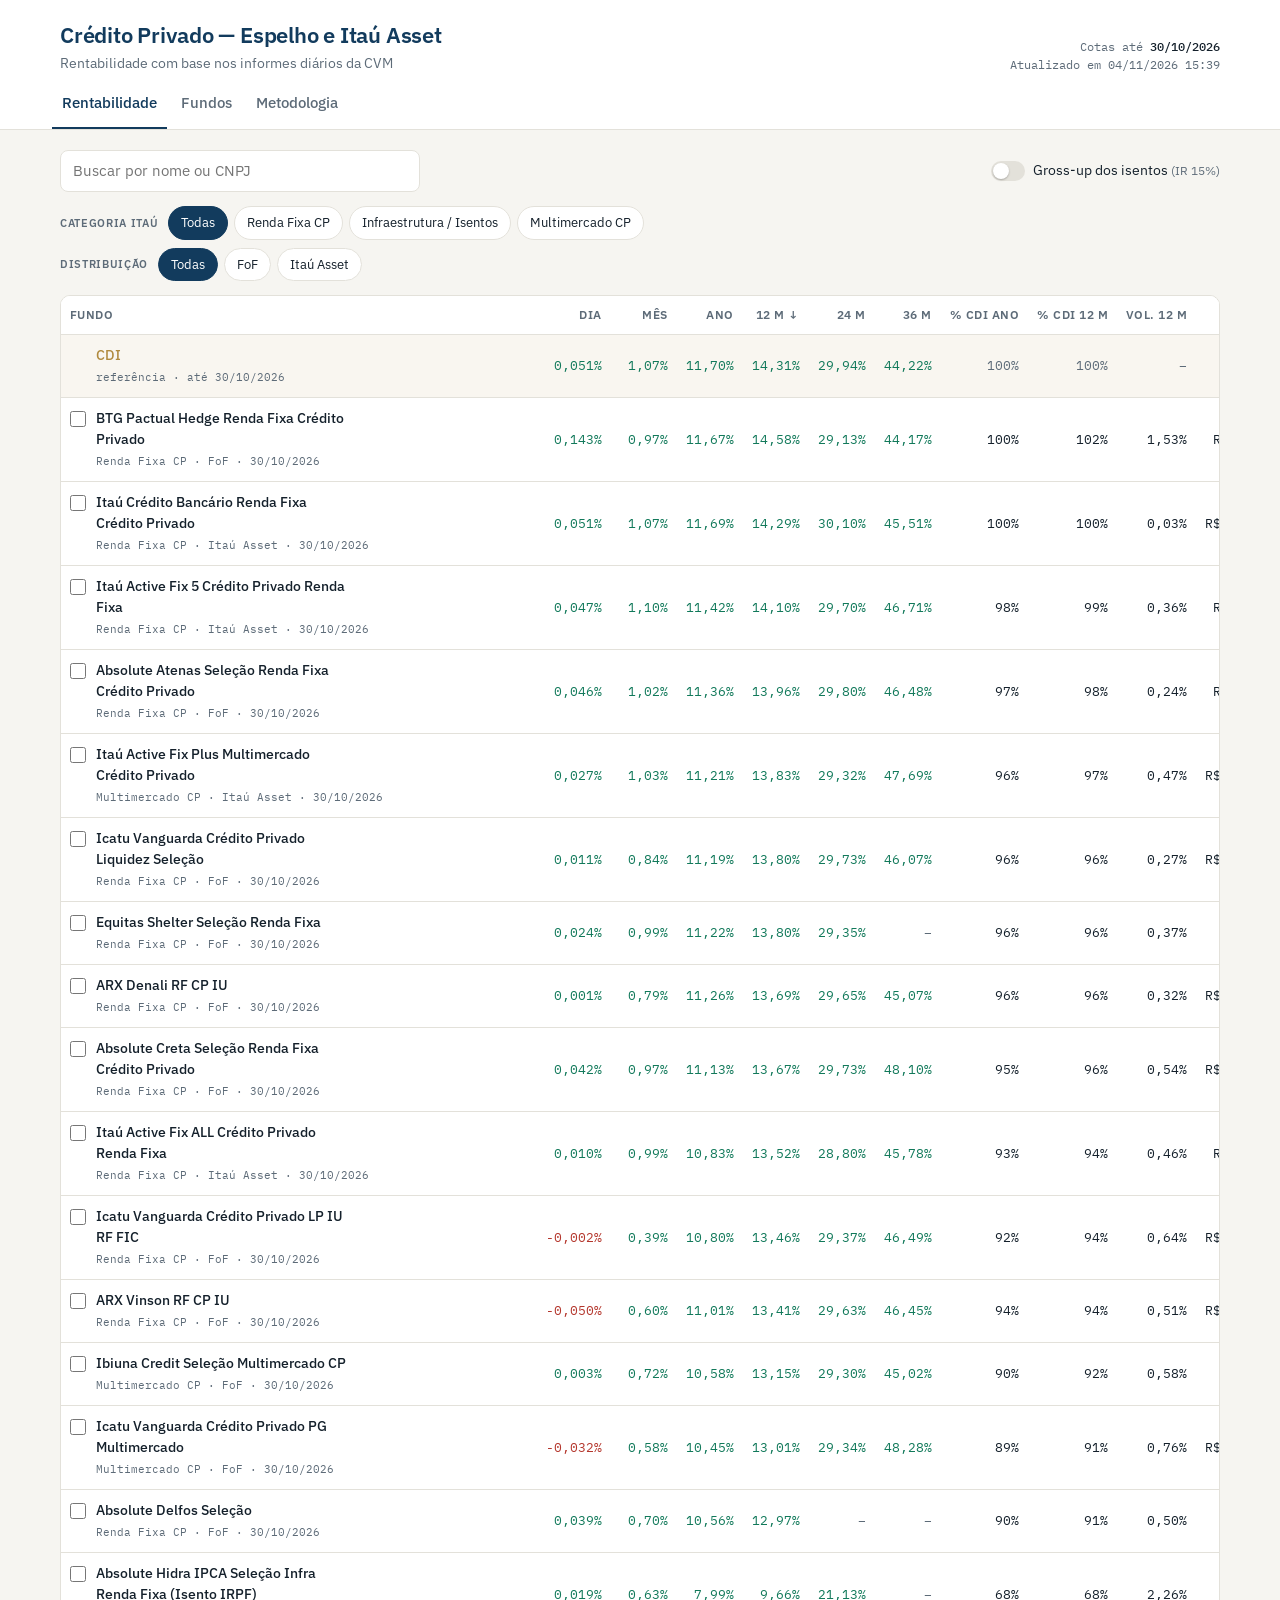
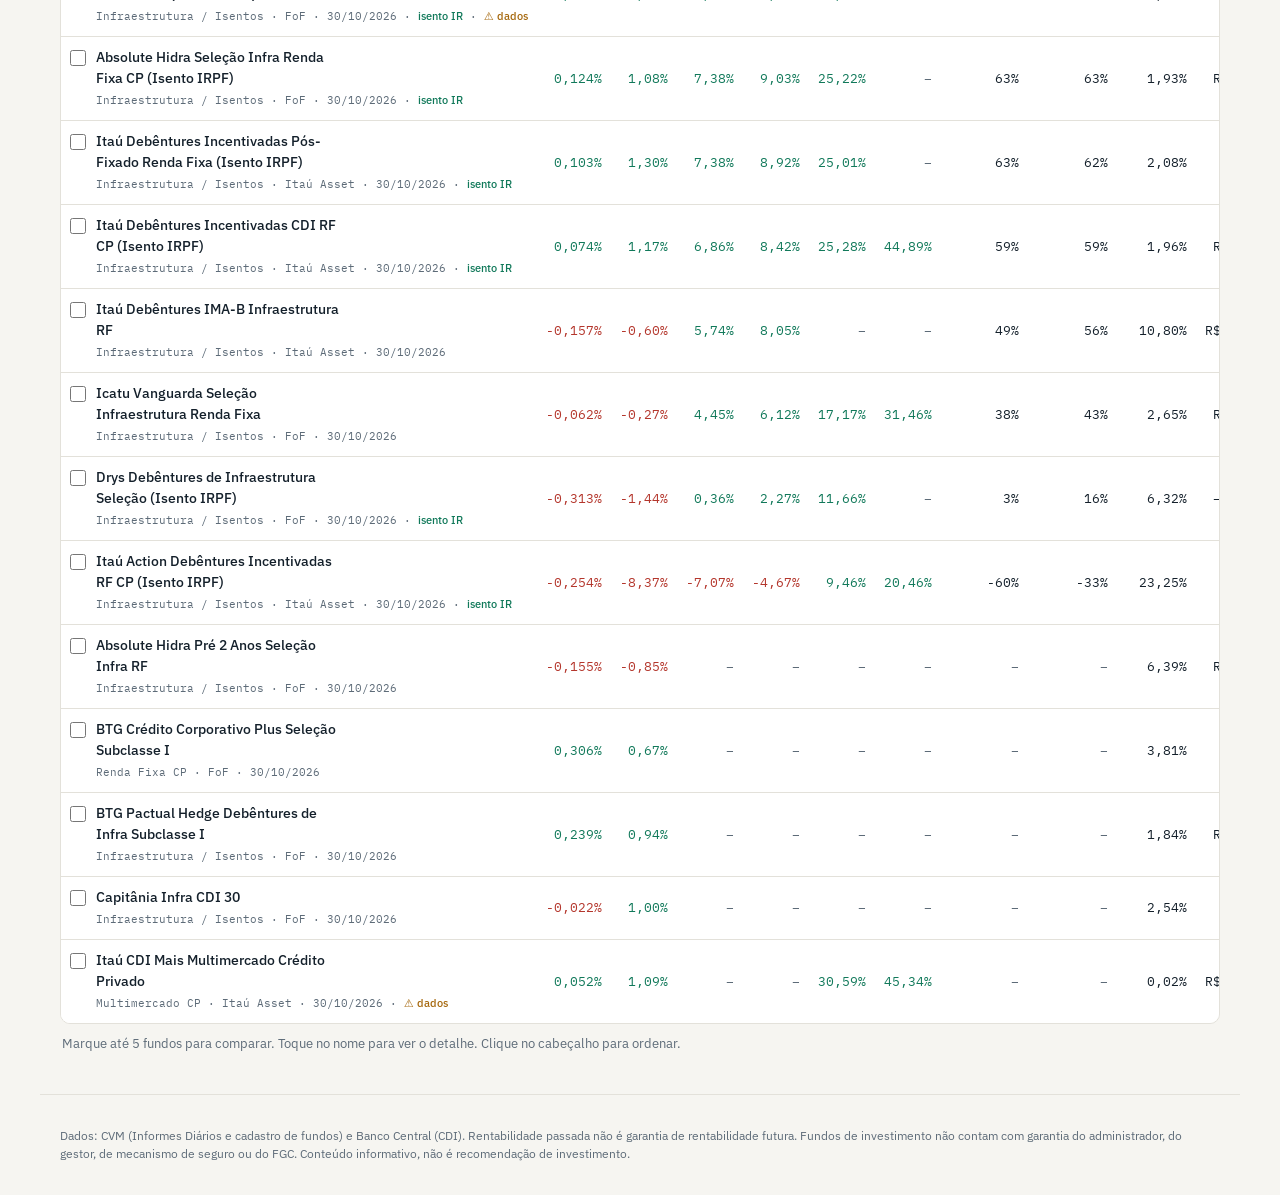
<file: docs/index.html>
<!doctype html>
<html lang="pt-BR">
<head>
  <meta charset="utf-8">
  <meta name="viewport" content="width=device-width, initial-scale=1">
  <title>Painel de Fundos</title>
  <meta name="description" content="Rentabilidade de fundos de investimento com base nos informes diários da CVM.">
  <link rel="preconnect" href="https://fonts.googleapis.com">
  <link rel="preconnect" href="https://fonts.gstatic.com" crossorigin>
  <link href="https://fonts.googleapis.com/css2?family=IBM+Plex+Sans:wght@400;500;600&family=IBM+Plex+Mono:wght@400;500&display=swap" rel="stylesheet">
  <link rel="stylesheet" href="style.css">
  <link rel="icon" href="data:image/svg+xml,%3Csvg xmlns='http://www.w3.org/2000/svg' viewBox='0 0 32 32'%3E%3Crect width='32' height='32' rx='7' fill='%23123b5d'/%3E%3Cpath d='M7 22l6-7 5 4 7-9' stroke='%23fff' stroke-width='3' fill='none' stroke-linecap='round' stroke-linejoin='round'/%3E%3C/svg%3E">
</head>
<body>
  <header class="topo">
    <div class="topo-int">
      <div>
        <h1 id="titulo">Painel de Fundos</h1>
        <p id="subtitulo" class="sub"></p>
      </div>
      <div class="carimbo" id="carimbo">Carregando…</div>
    </div>
    <nav class="abas" role="tablist">
      <button role="tab" class="aba ativa" data-aba="rent">Rentabilidade</button>
      <button role="tab" class="aba" data-aba="fundos">Fundos</button>
      <button role="tab" class="aba" data-aba="metodo">Metodologia</button>
    </nav>
  </header>

  <main>
    <!-- ===================== RENTABILIDADE ===================== -->
    <section id="aba-rent" class="painel ativo">
      <div class="filtros">
        <input id="busca" type="search" placeholder="Buscar por nome ou CNPJ" autocomplete="off">
        <label class="chave-gu" title="Mostra o retorno equivalente bruto dos fundos isentos de IR">
          <input type="checkbox" id="gu"><span class="trilho"></span>
          <span>Gross-up dos isentos <small id="gu-aliq"></small></span>
        </label>
      </div>
      <div class="filtros-chips">
        <div class="grupo-chips"><span class="rotulo-chips">Categoria Itaú</span><div id="categorias" class="chips"></div></div>
        <div class="grupo-chips" id="grupo-cvm" hidden><span class="rotulo-chips">Classe CVM</span><div id="classes-cvm" class="chips"></div></div>
        <div class="grupo-chips" id="grupo-dist"><span class="rotulo-chips">Distribuição</span><div id="distribuicoes" class="chips"></div></div>
        <div class="grupo-chips" id="grupo-sit" hidden><span class="rotulo-chips">Situação</span><div id="situacoes" class="chips"></div></div>
      </div>

      <div class="tabela-wrap">
        <table class="tabela" id="tabela">
          <thead>
            <tr>
              <th data-col="nome" class="txt fixa">Fundo</th>
              <th data-col="dia">Dia</th>
              <th data-col="mes">Mês</th>
              <th data-col="ano">Ano</th>
              <th data-col="m12">12 m</th>
              <th data-col="m24">24 m</th>
              <th data-col="m36">36 m</th>
              <th data-col="pctano" title="% do CDI no ano (YTD)">% CDI Ano</th>
              <th data-col="pct12">% CDI 12 m</th>
              <th data-col="vol12">Vol. 12 m</th>
              <th data-col="pl">PL</th>
            </tr>
          </thead>
          <tbody id="corpo"></tbody>
        </table>
      </div>
      <p class="nota" id="nota-tabela">Marque até 5 fundos para comparar. Toque no nome para ver o detalhe. Clique no cabeçalho para ordenar.</p>
    </section>

    <!-- ===================== FUNDOS (gestão) ===================== -->
    <section id="aba-fundos" class="painel">
      <div class="tabela-wrap">
        <table class="tabela simples">
          <thead><tr><th class="txt">Fundo</th><th class="txt">CNPJ</th><th class="txt">Categoria Itaú</th><th class="txt">Classe CVM</th><th class="txt">Distribuição</th><th class="txt">IR</th><th class="txt">Situação</th><th>Última cota</th><th>Histórico desde</th></tr></thead>
          <tbody id="corpo-fundos"></tbody>
        </table>
      </div>
    </section>

    <!-- ===================== METODOLOGIA ===================== -->
    <section id="aba-metodo" class="painel">
      <div class="cartao texto">
        <h2>Fonte dos dados</h2>
        <p>As cotas, o patrimônio líquido, as captações e o número de cotistas vêm dos <strong>Informes Diários</strong> publicados pela CVM no Portal de Dados Abertos (dados.cvm.gov.br). Gestor, administrador e classificação vêm do <strong>cadastro de fundos da CVM</strong>. O CDI vem do Banco Central (SGS, série 12). O painel é atualizado automaticamente duas vezes por dia; como os administradores enviam o informe à CVM com defasagem, a data da última cota costuma ser de 1 a 2 dias úteis atrás.</p>
        <h2>Como calculamos</h2>
        <ul>
          <li><strong>Dia:</strong> variação da cota em relação à cota anterior divulgada.</li>
          <li><strong>Mês / Ano:</strong> variação desde a última cota do mês / ano anterior.</li>
          <li><strong>12, 24, 36 meses:</strong> variação desde a cota da data equivalente.</li>
          <li><strong>% CDI:</strong> retorno do fundo dividido pelo CDI acumulado no mesmo intervalo de datas.</li>
          <li><strong>Volatilidade:</strong> desvio-padrão dos retornos diários dos últimos 12 meses, anualizado (√252).</li>
          <li><strong>Maior queda (drawdown):</strong> maior perda da cota a partir de um pico anterior.</li>
          <li><strong>Consistência:</strong> em quantos dos últimos 24 meses fechados o fundo rendeu pelo menos o CDI.</li>
        </ul>
        <p>Os retornos são líquidos de taxas de administração e performance (já descontadas na cota) e brutos de impostos.</p>
        <h2>Gross-up dos fundos isentos</h2>
        <p>Fundos de debêntures incentivadas (Lei 12.431) são isentos de IR para pessoa física, enquanto os demais pagam IR no resgate. Para comparar os dois na mesma base, a opção <em>Gross-up dos isentos</em> mostra o retorno bruto que um fundo tributado precisaria entregar para chegar ao mesmo resultado líquido: <strong>retorno ÷ (1 − alíquota)</strong>. Usamos a alíquota de <span class="aliq-txt">15%</span> (prazo acima de 2 anos). Valores com gross-up aparecem marcados com <span class="tag-gu">GU</span>.</p>
        <h2>Qualidade dos dados</h2>
        <p>O robô verifica os dados todos os dias. Se faltam cotas de um fundo na CVM por mais de 10 dias, os períodos que dependem dessas datas aparecem como “–”, em vez de um número calculado sobre uma base errada. Variações diárias muito fora do padrão do próprio fundo são sinalizadas: quando vários fundos da lista se movem juntos no mesmo dia, o caso é tratado como movimento de mercado; quando só um fundo se move, aparece um alerta para conferência. Os dados nunca são alterados: o painel mostra exatamente o que está na CVM.</p>
        <h2>Aviso importante</h2>
        <p class="aviso-legal">Rentabilidade obtida no passado não representa garantia de rentabilidade futura. Fundos de investimento não contam com garantia do administrador, do gestor, de qualquer mecanismo de seguro ou do Fundo Garantidor de Créditos (FGC). Leia a lâmina de informações essenciais e o regulamento antes de investir. Para avaliar a performance de um fundo, é recomendável uma análise de, no mínimo, 12 meses. Este painel tem caráter informativo e não constitui recomendação de investimento.</p>
      </div>
    </section>
  </main>

  <!-- barra de comparação -->
  <div class="barra-comp" id="barra-comp" hidden>
    <span id="barra-txt"></span>
    <button class="botao" id="limpar-comp">Limpar</button>
    <button class="botao primario" id="abrir-comp">Comparar</button>
  </div>

  <!-- painel lateral (detalhe ou comparação) -->
  <div class="veu" id="veu" hidden></div>
  <aside class="detalhe" id="detalhe" hidden aria-modal="true" role="dialog">
    <div class="det-topo">
      <div id="det-cab"></div>
      <div class="det-botoes">
        <button class="mini" id="copiar" title="Copiar link">Copiar link</button>
        <button class="fechar" id="fechar" aria-label="Fechar">×</button>
      </div>
    </div>
    <div id="det-corpo"></div>
    <p class="aviso-legal pequeno">Rentabilidade passada não é garantia de rentabilidade futura. Fundos não contam com garantia do FGC.</p>
  </aside>

  <footer class="rodape">
    <p>Dados: CVM (Informes Diários e cadastro de fundos) e Banco Central (CDI). Rentabilidade passada não é garantia de rentabilidade futura. Fundos de investimento não contam com garantia do administrador, do gestor, de mecanismo de seguro ou do FGC. Conteúdo informativo, não é recomendação de investimento.</p>
  </footer>

  <script src="app.js"></script>
</body>
</html>
</file>
<file: docs/style.css>
:root {
  --fundo: #f6f5f1;
  --papel: #ffffff;
  --tinta: #14202b;
  --suave: #5d6b78;
  --linha: #e3e1da;
  --marca: #123b5d;
  --marca-2: #2b6a9b;
  --cdi: #b08a3e;
  --pos: #11795a;
  --neg: #b4362c;
  --alerta: #a5670b;
  --hover: #f0eee8;
  --s1: #2563a8; --s2: #d0582a; --s3: #1d8a5a; --s4: #8a4fc4; --s5: #c2185b;
  --raio: 10px;
  --mono: "IBM Plex Mono", ui-monospace, SFMono-Regular, Menlo, monospace;
  --sans: "IBM Plex Sans", system-ui, -apple-system, "Segoe UI", sans-serif;
}
@media (prefers-color-scheme: dark) {
  :root {
    --fundo: #0e1419; --papel: #151d24; --tinta: #e6ebef; --suave: #93a1ad;
    --linha: #26323c; --marca: #8cc3ee; --marca-2: #8cc3ee; --cdi: #d9b36a;
    --pos: #4cc79b; --neg: #f07a6e; --alerta: #e2a54a; --hover: #1b252e;
    --s1: #7fb6ea; --s2: #f08a5d; --s3: #5fcf9a; --s4: #b994ec; --s5: #f06d9e;
  }
}
* { box-sizing: border-box; }
html, body { margin: 0; }
body {
  background: var(--fundo); color: var(--tinta); font-family: var(--sans);
  font-size: 15px; line-height: 1.5; -webkit-font-smoothing: antialiased;
}
code { font-family: var(--mono); font-size: .9em; background: var(--hover); padding: 1px 5px; border-radius: 4px; }

/* topo */
.topo { background: var(--papel); border-bottom: 1px solid var(--linha); position: sticky; top: 0; z-index: 5; }
.topo-int { max-width: 1200px; margin: 0 auto; padding: 18px 20px 8px; display: flex; justify-content: space-between; gap: 16px; align-items: flex-end; flex-wrap: wrap; }
h1 { margin: 0; font-size: 22px; font-weight: 600; letter-spacing: -.01em; color: var(--marca); }
.sub { margin: 2px 0 0; color: var(--suave); font-size: 14px; }
.carimbo { font-family: var(--mono); font-size: 12px; color: var(--suave); text-align: right; }
.carimbo strong { color: var(--tinta); font-weight: 500; }
.abas { max-width: 1200px; margin: 0 auto; padding: 0 12px; display: flex; gap: 4px; overflow-x: auto; }
.aba { background: none; border: 0; padding: 10px 10px 12px; font: inherit; font-weight: 500; color: var(--suave); cursor: pointer; border-bottom: 2px solid transparent; white-space: nowrap; }
.aba:hover { color: var(--tinta); }
.aba.ativa { color: var(--marca); border-bottom-color: var(--marca); }

main { max-width: 1200px; margin: 0 auto; padding: 20px; }
.painel { display: none; }
.painel.ativo { display: block; }

/* filtros */
.filtros { display: flex; gap: 12px; flex-wrap: wrap; align-items: center; margin-bottom: 14px; }
#busca { flex: 1 1 240px; max-width: 360px; padding: 9px 12px; border: 1px solid var(--linha); border-radius: 8px; background: var(--papel); color: var(--tinta); font: inherit; }
#busca:focus { outline: 2px solid var(--marca-2); outline-offset: -1px; }
.chips { display: flex; gap: 6px; flex-wrap: wrap; }
.chip { border: 1px solid var(--linha); background: var(--papel); color: var(--tinta); padding: 6px 12px; border-radius: 99px; font: inherit; font-size: 13px; cursor: pointer; }
.chip.ativo { background: var(--marca); border-color: var(--marca); color: var(--papel); }

/* tabelas */
.tabela-wrap { overflow-x: auto; background: var(--papel); border: 1px solid var(--linha); border-radius: var(--raio); }
.tabela { width: 100%; border-collapse: collapse; font-size: 14px; }
.tabela th, .tabela td { padding: 10px 12px; text-align: right; white-space: nowrap; border-bottom: 1px solid var(--linha); }
.tabela th { font-size: 12px; font-weight: 600; color: var(--suave); text-transform: uppercase; letter-spacing: .04em; cursor: pointer; user-select: none; background: var(--papel); position: sticky; top: 0; }
.tabela.simples th { cursor: default; }
.tabela th.ordem::after { content: " ↓"; }
.tabela th.ordem.asc::after { content: " ↑"; }
.tabela .txt { text-align: left; }
.tabela td { font-family: var(--mono); font-size: 13px; font-variant-numeric: tabular-nums; }
.tabela td.txt { font-family: var(--sans); font-size: 14px; }
.tabela tbody tr { cursor: pointer; }
.tabela.simples tbody tr { cursor: default; }
.tabela tbody tr:hover { background: var(--hover); }
.tabela tbody tr:last-child td { border-bottom: 0; }
.fixa { position: sticky; left: 0; background: var(--papel); z-index: 1; }
tr:hover .fixa { background: var(--hover); }
.nome-fundo { font-weight: 500; white-space: normal; min-width: 200px; max-width: 320px; display: block; }
.meta-fundo { font-family: var(--mono); font-size: 11px; color: var(--suave); }
tr.ref td { background: color-mix(in srgb, var(--cdi) 8%, var(--papel)); cursor: default; }
tr.ref .nome-fundo { color: var(--cdi); }
.pos { color: var(--pos); }
.neg { color: var(--neg); }
.nd { color: var(--suave); }
.nota { color: var(--suave); font-size: 13px; margin: 10px 2px; }

/* cartões */
.cartao { background: var(--papel); border: 1px solid var(--linha); border-radius: var(--raio); padding: 20px; margin-bottom: 16px; }
.cartao h2 { margin: 0 0 6px; font-size: 17px; }
.cartao p { margin: 0 0 10px; color: var(--suave); }
.gestao { display: flex; justify-content: space-between; gap: 20px; flex-wrap: wrap; align-items: center; }
.gestao > div:first-child { flex: 1 1 380px; }
.acoes { display: flex; gap: 8px; flex-wrap: wrap; }
.botao { display: inline-block; padding: 9px 14px; border-radius: 8px; font-weight: 500; text-decoration: none; font-size: 14px; border: 1px solid var(--marca); color: var(--marca); background: var(--papel); }
.botao.primario { background: var(--marca); color: var(--papel); }
.botao[aria-disabled="true"] { opacity: .45; pointer-events: none; }
.texto h2 { margin-top: 18px; }
.texto h2:first-child { margin-top: 0; }
.texto ul { color: var(--suave); padding-left: 20px; }
.texto li { margin-bottom: 4px; }
.aviso-legal { font-size: 13px; color: var(--suave); border-left: 3px solid var(--cdi); padding-left: 12px; }
.aviso-legal.pequeno { font-size: 12px; margin-top: 18px; }
.selo { display: inline-block; padding: 2px 8px; border-radius: 99px; font-size: 12px; font-weight: 500; font-family: var(--sans); }
.selo.ok { background: color-mix(in srgb, var(--pos) 14%, transparent); color: var(--pos); }
.selo.defasado { background: color-mix(in srgb, var(--alerta) 16%, transparent); color: var(--alerta); }
.selo.nao_encontrado { background: color-mix(in srgb, var(--neg) 14%, transparent); color: var(--neg); }
.selo.inativo { background: var(--hover); color: var(--suave); }
.alerta { background: color-mix(in srgb, var(--alerta) 10%, var(--papel)); border: 1px solid color-mix(in srgb, var(--alerta) 35%, transparent); border-radius: var(--raio); padding: 12px 16px; margin-bottom: 16px; font-size: 14px; }
.alerta ul { margin: 6px 0 0; padding-left: 18px; }

/* detalhe */
.veu { position: fixed; inset: 0; background: rgba(10, 18, 26, .45); z-index: 9; }
.detalhe { position: fixed; top: 0; right: 0; bottom: 0; width: min(860px, 100%); background: var(--fundo); z-index: 10; overflow-y: auto; padding: 22px 24px 40px; box-shadow: -12px 0 40px rgba(0,0,0,.18); }
.det-topo { display: flex; justify-content: space-between; gap: 12px; align-items: flex-start; }
.det-topo h2 { margin: 2px 0; font-size: 21px; line-height: 1.25; }
.det-cat { font-size: 12px; text-transform: uppercase; letter-spacing: .06em; color: var(--marca-2); font-weight: 600; }
.det-cnpj { font-family: var(--mono); font-size: 12px; color: var(--suave); }
.fechar { background: var(--papel); border: 1px solid var(--linha); color: var(--tinta); width: 36px; height: 36px; border-radius: 50%; font-size: 22px; line-height: 1; cursor: pointer; flex: none; }
.kpis { display: grid; grid-template-columns: repeat(auto-fit, minmax(112px, 1fr)); gap: 10px; margin: 18px 0; }
.kpi { background: var(--papel); border: 1px solid var(--linha); border-radius: var(--raio); padding: 10px 12px; }
.kpi .r { font-size: 11px; text-transform: uppercase; letter-spacing: .05em; color: var(--suave); }
.kpi .v { font-family: var(--mono); font-size: 18px; font-weight: 500; margin-top: 2px; }
.kpi .s { font-family: var(--mono); font-size: 11px; color: var(--suave); }
.grafico-cab { display: flex; justify-content: space-between; align-items: center; flex-wrap: wrap; gap: 8px; margin-bottom: 8px; }
.legenda { font-size: 13px; color: var(--suave); display: flex; align-items: center; gap: 6px; }
.lg { display: inline-block; width: 14px; height: 3px; border-radius: 2px; margin-left: 8px; }
.lg:first-child { margin-left: 0; }
.lg.tracejado { background: repeating-linear-gradient(90deg, var(--cdi) 0 5px, transparent 5px 8px); }
.periodos { display: flex; gap: 4px; }
.periodos button { border: 1px solid var(--linha); background: var(--papel); color: var(--tinta); font: inherit; font-size: 12px; padding: 4px 9px; border-radius: 6px; cursor: pointer; }
.periodos button.ativo { background: var(--marca); color: var(--papel); border-color: var(--marca); }
.periodos button:disabled { opacity: .35; cursor: default; }
.grafico { background: var(--papel); border: 1px solid var(--linha); border-radius: var(--raio); padding: 8px; position: relative; }
.grafico svg { display: block; width: 100%; height: auto; }
.grafico .eixo { font-family: var(--mono); font-size: 10px; fill: var(--suave); }
.grafico .grade { stroke: var(--linha); stroke-width: 1; }
.grafico .zero { stroke: var(--suave); stroke-width: 1; stroke-dasharray: 3 3; opacity: .6; }
.dica { position: absolute; pointer-events: none; background: var(--tinta); color: var(--papel); font-family: var(--mono); font-size: 11px; padding: 6px 8px; border-radius: 6px; white-space: nowrap; transform: translate(-50%, -110%); }
.detalhe h3 { margin: 26px 0 0; font-size: 16px; }
.mensal { border-collapse: collapse; width: 100%; font-family: var(--mono); font-size: 12px; font-variant-numeric: tabular-nums; }
.mensal th, .mensal td { padding: 6px 7px; text-align: right; border-bottom: 1px solid var(--linha); white-space: nowrap; }
.mensal th { font-family: var(--sans); font-size: 11px; color: var(--suave); font-weight: 600; text-transform: uppercase; }
.mensal td:first-child, .mensal th:first-child { text-align: left; font-weight: 600; position: sticky; left: 0; background: var(--papel); }
.mensal td.tot { font-weight: 600; border-left: 1px solid var(--linha); }
.mensal .p { display: block; font-size: 10px; color: var(--suave); }

.rodape { max-width: 1200px; margin: 10px auto 0; padding: 20px; font-size: 12px; color: var(--suave); border-top: 1px solid var(--linha); }
.vazio { padding: 30px; text-align: center; color: var(--suave); font-family: var(--sans); }

@media (max-width: 640px) {
  .topo-int { padding: 14px 16px 6px; }
  .carimbo { text-align: left; }
  main { padding: 14px 16px; }
  h1 { font-size: 19px; }
  .detalhe { padding: 16px 16px 40px; }
  .nome-fundo { min-width: 150px; max-width: 180px; }
  .tabela th, .tabela td { padding: 9px 9px; }
}

/* ---------- v2 ---------- */
.mono { font-family: var(--mono); font-size: 12px; }
.filtros { justify-content: space-between; }
.filtros-chips { display: flex; flex-direction: column; gap: 8px; margin-bottom: 14px; }
.grupo-chips { display: flex; align-items: center; gap: 10px; flex-wrap: wrap; }
.grupo-chips[hidden] { display: none; }
.rotulo-chips { font-size: 11px; text-transform: uppercase; letter-spacing: .06em; color: var(--suave); font-weight: 600; min-width: 86px; }
.chave-gu { display: inline-flex; align-items: center; gap: 8px; font-size: 14px; cursor: pointer; user-select: none; }
.chave-gu[hidden] { display: none; }
.chave-gu input { position: absolute; opacity: 0; width: 1px; height: 1px; }
.chave-gu .trilho { width: 34px; height: 20px; border-radius: 99px; background: var(--linha); position: relative; transition: background .15s; flex: none; }
.chave-gu .trilho::after { content: ""; position: absolute; top: 2px; left: 2px; width: 16px; height: 16px; border-radius: 50%; background: var(--papel); box-shadow: 0 1px 2px rgba(0,0,0,.25); transition: transform .15s; }
.chave-gu input:checked + .trilho { background: var(--marca); }
.chave-gu input:checked + .trilho::after { transform: translateX(14px); }
.chave-gu input:focus-visible + .trilho { outline: 2px solid var(--marca-2); outline-offset: 2px; }
.chave-gu small { color: var(--suave); }

.cel-fundo { display: flex; align-items: flex-start; gap: 10px; }
.ck { margin: 3px 0 0; width: 16px; height: 16px; accent-color: var(--marca); cursor: pointer; flex: none; }
.ck-vazio { width: 16px; flex: none; }
.nome-fundo.link { background: none; border: 0; padding: 0; font: inherit; font-weight: 500; color: var(--tinta); text-align: left; cursor: pointer; }
.nome-fundo.link:hover { color: var(--marca-2); text-decoration: underline; }
tr.sel td, tr.sel .fixa { background: color-mix(in srgb, var(--marca-2) 7%, var(--papel)); }
.tag-isento { color: var(--pos); font-weight: 500; font-family: var(--sans); }
.tag-alerta { color: var(--alerta); font-weight: 500; font-family: var(--sans); }
.tag-gu { font-family: var(--sans); font-size: 9px; font-weight: 600; letter-spacing: .04em; color: var(--marca-2); border: 1px solid currentColor; border-radius: 3px; padding: 0 3px; vertical-align: 1px; }
td.gu { font-style: italic; }
td.gu::after { content: "GU"; font-family: var(--sans); font-style: normal; font-size: 8px; font-weight: 600; color: var(--marca-2); margin-left: 2px; vertical-align: 5px; }
.selo.sem_dados_recentes { background: color-mix(in srgb, var(--neg) 14%, transparent); color: var(--neg); }

.barra-comp { position: fixed; left: 50%; bottom: 18px; transform: translateX(-50%); z-index: 8; background: var(--tinta); color: var(--papel); border-radius: 12px; padding: 10px 10px 10px 18px; display: flex; align-items: center; gap: 10px; box-shadow: 0 10px 30px rgba(0,0,0,.25); font-size: 14px; max-width: calc(100% - 32px); }
.barra-comp[hidden] { display: none; }
.barra-comp .botao { padding: 7px 12px; border-color: color-mix(in srgb, var(--papel) 40%, transparent); color: var(--papel); background: transparent; cursor: pointer; font: inherit; font-weight: 500; }
.barra-comp .botao.primario { background: var(--papel); color: var(--tinta); border-color: var(--papel); }
.barra-comp .botao:disabled { opacity: .4; cursor: default; }
.toast { position: fixed; left: 50%; top: 18px; transform: translate(-50%, -80px); background: var(--tinta); color: var(--papel); padding: 9px 16px; border-radius: 8px; font-size: 14px; z-index: 20; transition: transform .2s; }
.toast.on { transform: translate(-50%, 0); }

.det-botoes { display: flex; gap: 8px; align-items: center; flex: none; }
.mini { background: var(--papel); border: 1px solid var(--linha); color: var(--tinta); border-radius: 8px; padding: 7px 10px; font: inherit; font-size: 13px; cursor: pointer; }
.alertas-fundo { margin-top: 14px; display: grid; gap: 6px; }
.al { font-size: 13px; padding: 8px 12px; border-radius: 8px; border: 1px solid var(--linha); background: var(--papel); }
.al.atencao, .al.erro { border-color: color-mix(in srgb, var(--alerta) 40%, transparent); background: color-mix(in srgb, var(--alerta) 8%, var(--papel)); }
.al.info { color: var(--suave); }
.grafico.baixo { margin-top: 8px; }
.grafico + h3, .grafico + .nota + .tabela-wrap { margin-top: 20px; }
.dica { transform: translate(-50%, -100%); line-height: 1.5; white-space: nowrap; }
.legenda.multi { flex-wrap: wrap; row-gap: 4px; }
.grafico-cab.direita { justify-content: flex-end; }
.cadastro { display: grid; grid-template-columns: repeat(auto-fit, minmax(220px, 1fr)); gap: 0; margin: 10px 0 0; background: var(--papel); border: 1px solid var(--linha); border-radius: var(--raio); overflow: hidden; }
.cadastro div { padding: 10px 14px; border-bottom: 1px solid var(--linha); }
.cadastro dt { font-size: 11px; text-transform: uppercase; letter-spacing: .05em; color: var(--suave); }
.cadastro dd { margin: 2px 0 0; font-size: 14px; }

.comp-tab { width: 100%; border-collapse: collapse; font-size: 13px; }
.comp-tab th, .comp-tab td { padding: 8px 10px; border-bottom: 1px solid var(--linha); text-align: right; vertical-align: top; }
.comp-tab thead th { font-size: 12px; font-weight: 600; text-align: right; min-width: 120px; line-height: 1.35; }
.comp-tab thead th .lg { margin: 0 6px 0 0; vertical-align: 2px; }
.comp-tab tbody th { text-align: left; font-weight: 500; color: var(--suave); white-space: nowrap; position: sticky; left: 0; background: var(--papel); }
.comp-tab td { font-family: var(--mono); font-variant-numeric: tabular-nums; }
.comp-tab td small { color: var(--suave); }
.comp-tab tr.sec th { font-size: 11px; text-transform: uppercase; letter-spacing: .06em; color: var(--marca-2); font-weight: 600; background: var(--hover); padding-top: 10px; }
@media (max-width: 640px) {
  .rotulo-chips { min-width: 0; width: 100%; }
  .barra-comp { left: 16px; right: 16px; transform: none; max-width: none; }
  .barra-comp #barra-txt { flex: 1; font-size: 13px; }
  .mini { padding: 6px 8px; }
}
.kpi .v { white-space: nowrap; font-size: 17px; }
.nome-fundo { max-width: 290px; }
.tabela th, .tabela td { padding: 10px 9px; }
.nome-fundo { min-width: 180px; max-width: 250px; }
.seletor { font: inherit; font-size: 14px; padding: 7px 34px 7px 12px; border: 1px solid var(--linha); border-radius: 8px; background: var(--papel); color: var(--tinta); max-width: 100%; cursor: pointer; }
.tag-fechado { color: var(--neg); font-family: var(--sans); font-weight: 500; }
.tag-info { color: var(--marca-2); font-family: var(--sans); font-weight: 500; }
#categorias { flex: 1; min-width: 0; }
#categorias .seletor { width: min(440px, 100%); }
.diaria { border-collapse: collapse; width: 100%; font-family: var(--mono); font-size: 12px; font-variant-numeric: tabular-nums; }
.diaria th, .diaria td { padding: 6px 9px; text-align: right; border-bottom: 1px solid var(--linha); white-space: nowrap; }
.diaria th { font-family: var(--sans); font-size: 11px; color: var(--suave); font-weight: 600; text-transform: uppercase; position: sticky; top: 0; background: var(--papel); }
.diaria td:first-child, .diaria th:first-child { text-align: left; position: sticky; left: 0; background: var(--papel); }
.diaria .p { display: block; font-size: 10px; color: var(--alerta); }
.diaria + .vazio { padding: 12px; }
</file>
